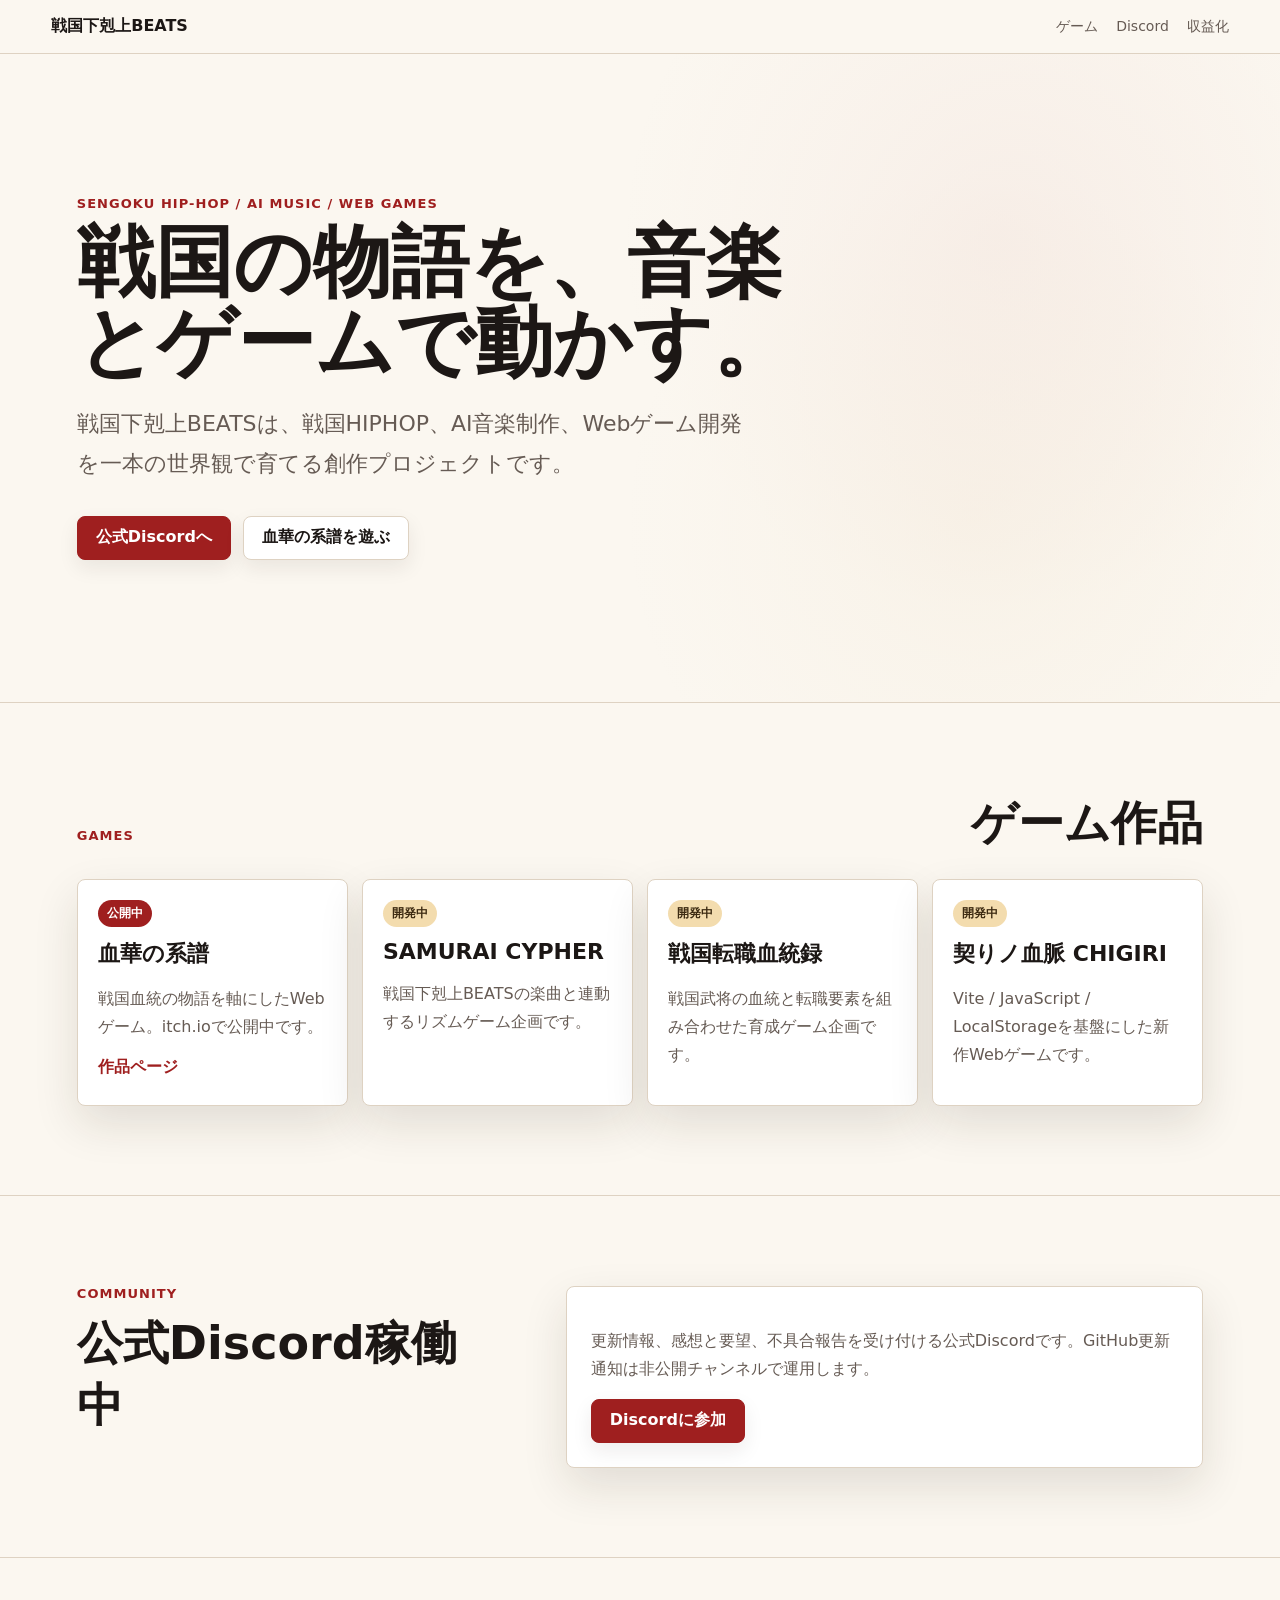
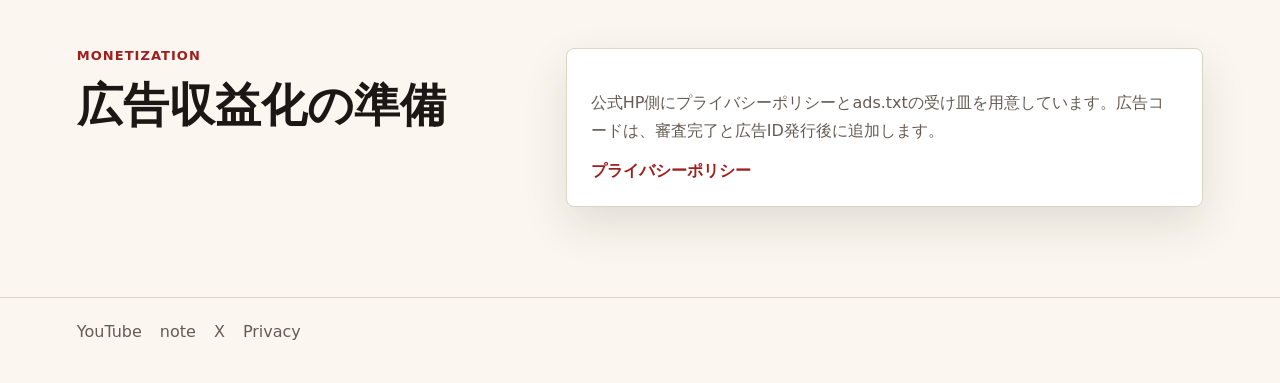
<file: index.html>
<!doctype html>
<html lang="ja">
<head>
  <meta charset="utf-8">
  <meta name="viewport" content="width=device-width, initial-scale=1">
  <meta name="description" content="戦国下剋上BEATS公式HP。戦国HIPHOP、AI音楽、Webゲームの作品情報と公式リンクをまとめています。">
  <title>戦国下剋上BEATS 公式HP</title>
  <link rel="stylesheet" href="styles.css">
</head>
<body>
  <header class="site-header">
    <a class="brand" href="./">戦国下剋上BEATS</a>
    <nav class="nav" aria-label="公式リンク">
      <a href="#games">ゲーム</a>
      <a href="#community">Discord</a>
      <a href="#monetize">収益化</a>
    </nav>
  </header>

  <main>
    <section class="hero">
      <div class="hero-copy">
        <p class="eyebrow">Sengoku Hip-Hop / AI Music / Web Games</p>
        <h1>戦国の物語を、音楽とゲームで動かす。</h1>
        <p class="lead">戦国下剋上BEATSは、戦国HIPHOP、AI音楽制作、Webゲーム開発を一本の世界観で育てる創作プロジェクトです。</p>
        <div class="actions">
          <a class="button primary" href="https://discord.gg/v37VSgrVHC">公式Discordへ</a>
          <a class="button" href="https://sengokugekokujobeats.itch.io/kekkanokeifu">血華の系譜を遊ぶ</a>
        </div>
      </div>
    </section>

    <section class="section" id="games">
      <div class="section-heading">
        <p class="eyebrow">Games</p>
        <h2>ゲーム作品</h2>
      </div>
      <div class="game-grid">
        <article class="card">
          <span class="status live">公開中</span>
          <h3>血華の系譜</h3>
          <p>戦国血統の物語を軸にしたWebゲーム。itch.ioで公開中です。</p>
          <a href="https://sengokugekokujobeats.itch.io/kekkanokeifu">作品ページ</a>
        </article>
        <article class="card">
          <span class="status dev">開発中</span>
          <h3>SAMURAI CYPHER</h3>
          <p>戦国下剋上BEATSの楽曲と連動するリズムゲーム企画です。</p>
        </article>
        <article class="card">
          <span class="status dev">開発中</span>
          <h3>戦国転職血統録</h3>
          <p>戦国武将の血統と転職要素を組み合わせた育成ゲーム企画です。</p>
        </article>
        <article class="card">
          <span class="status dev">開発中</span>
          <h3>契りノ血脈 CHIGIRI</h3>
          <p>Vite / JavaScript / LocalStorageを基盤にした新作Webゲームです。</p>
        </article>
      </div>
    </section>

    <section class="section split" id="community">
      <div>
        <p class="eyebrow">Community</p>
        <h2>公式Discord稼働中</h2>
      </div>
      <div class="panel">
        <p>更新情報、感想と要望、不具合報告を受け付ける公式Discordです。GitHub更新通知は非公開チャンネルで運用します。</p>
        <a class="button primary" href="https://discord.gg/v37VSgrVHC">Discordに参加</a>
      </div>
    </section>

    <section class="section split" id="monetize">
      <div>
        <p class="eyebrow">Monetization</p>
        <h2>広告収益化の準備</h2>
      </div>
      <div class="panel">
        <p>公式HP側にプライバシーポリシーとads.txtの受け皿を用意しています。広告コードは、審査完了と広告ID発行後に追加します。</p>
        <a href="privacy.html">プライバシーポリシー</a>
      </div>
    </section>
  </main>

  <footer class="footer">
    <a href="https://www.youtube.com/@戦国下剋上BEATS">YouTube</a>
    <a href="https://note.com/shirokurochannel">note</a>
    <a href="https://x.com/sirokuro_selbin">X</a>
    <a href="privacy.html">Privacy</a>
  </footer>
</body>
</html>
</file>
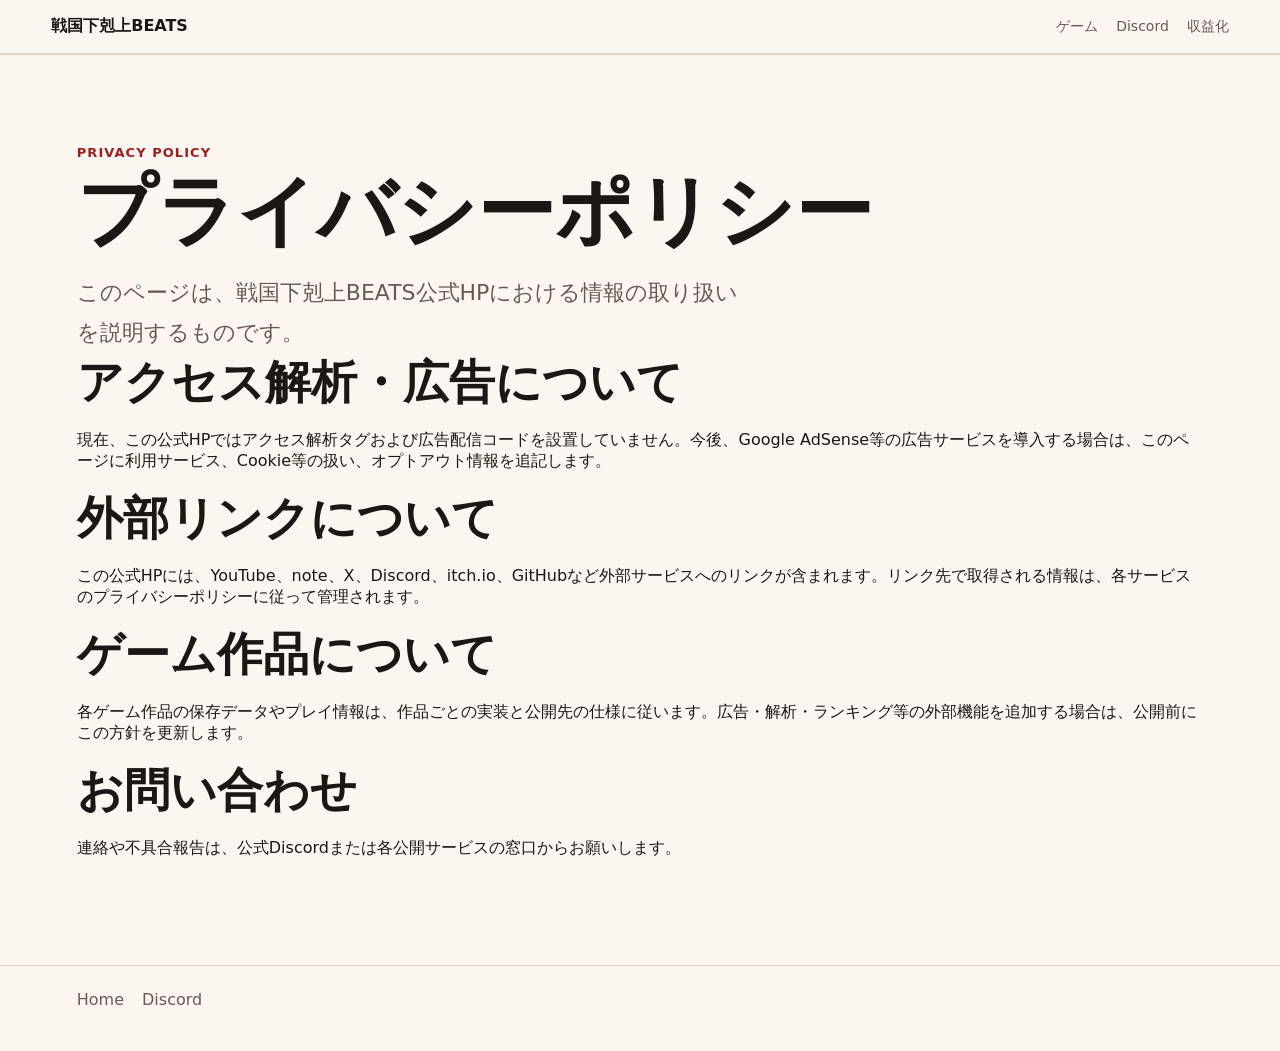
<file: privacy.html>
<!doctype html>
<html lang="ja">
<head>
  <meta charset="utf-8">
  <meta name="viewport" content="width=device-width, initial-scale=1">
  <meta name="description" content="戦国下剋上BEATS公式HPのプライバシーポリシーです。">
  <title>プライバシーポリシー | 戦国下剋上BEATS</title>
  <link rel="stylesheet" href="styles.css">
</head>
<body>
  <header class="site-header">
    <a class="brand" href="./">戦国下剋上BEATS</a>
    <nav class="nav" aria-label="公式リンク">
      <a href="./#games">ゲーム</a>
      <a href="./#community">Discord</a>
      <a href="./#monetize">収益化</a>
    </nav>
  </header>

  <main class="section policy">
    <p class="eyebrow">Privacy Policy</p>
    <h1>プライバシーポリシー</h1>
    <p class="lead">このページは、戦国下剋上BEATS公式HPにおける情報の取り扱いを説明するものです。</p>

    <section class="policy-block">
      <h2>アクセス解析・広告について</h2>
      <p>現在、この公式HPではアクセス解析タグおよび広告配信コードを設置していません。今後、Google AdSense等の広告サービスを導入する場合は、このページに利用サービス、Cookie等の扱い、オプトアウト情報を追記します。</p>
    </section>

    <section class="policy-block">
      <h2>外部リンクについて</h2>
      <p>この公式HPには、YouTube、note、X、Discord、itch.io、GitHubなど外部サービスへのリンクが含まれます。リンク先で取得される情報は、各サービスのプライバシーポリシーに従って管理されます。</p>
    </section>

    <section class="policy-block">
      <h2>ゲーム作品について</h2>
      <p>各ゲーム作品の保存データやプレイ情報は、作品ごとの実装と公開先の仕様に従います。広告・解析・ランキング等の外部機能を追加する場合は、公開前にこの方針を更新します。</p>
    </section>

    <section class="policy-block">
      <h2>お問い合わせ</h2>
      <p>連絡や不具合報告は、公式Discordまたは各公開サービスの窓口からお願いします。</p>
    </section>
  </main>

  <footer class="footer">
    <a href="./">Home</a>
    <a href="https://discord.gg/v37VSgrVHC">Discord</a>
  </footer>
</body>
</html>
</file>
<file: styles.css>
:root {
  color-scheme: light;
  --ink: #1c1715;
  --muted: #665b54;
  --paper: #fbf7f0;
  --panel: #ffffff;
  --line: #ded2c2;
  --red: #9f1f1f;
  --gold: #b9852f;
  --shadow: 0 18px 45px rgba(44, 30, 20, 0.12);
}

* {
  box-sizing: border-box;
}

body {
  margin: 0;
  font-family: system-ui, -apple-system, BlinkMacSystemFont, "Segoe UI", sans-serif;
  color: var(--ink);
  background: var(--paper);
}

a {
  color: inherit;
  text-decoration: none;
}

a:hover {
  text-decoration: underline;
}

.site-header {
  position: sticky;
  top: 0;
  z-index: 10;
  display: flex;
  align-items: center;
  justify-content: space-between;
  gap: 16px;
  padding: 16px clamp(18px, 4vw, 54px);
  background: rgba(251, 247, 240, 0.92);
  border-bottom: 1px solid var(--line);
  backdrop-filter: blur(12px);
}

.brand {
  font-weight: 800;
  letter-spacing: 0;
}

.nav {
  display: flex;
  gap: 18px;
  font-size: 14px;
  color: var(--muted);
}

.hero {
  min-height: 72vh;
  display: grid;
  align-items: center;
  padding: clamp(54px, 9vw, 110px) clamp(20px, 6vw, 88px);
  background:
    linear-gradient(90deg, rgba(251, 247, 240, 0.95), rgba(251, 247, 240, 0.72)),
    radial-gradient(circle at 78% 28%, rgba(159, 31, 31, 0.18), transparent 34%),
    radial-gradient(circle at 76% 72%, rgba(185, 133, 47, 0.2), transparent 32%);
}

.hero-copy {
  max-width: 760px;
}

.eyebrow {
  margin: 0 0 12px;
  color: var(--red);
  font-size: 13px;
  font-weight: 800;
  letter-spacing: 0.08em;
  text-transform: uppercase;
}

h1,
h2,
h3,
p {
  overflow-wrap: anywhere;
}

h1 {
  margin: 0;
  font-size: clamp(38px, 7vw, 78px);
  line-height: 1.02;
  letter-spacing: 0;
}

h2 {
  margin: 0;
  font-size: clamp(28px, 4vw, 46px);
  letter-spacing: 0;
}

h3 {
  margin: 12px 0 10px;
  font-size: 22px;
}

.lead {
  max-width: 680px;
  margin: 22px 0 0;
  color: var(--muted);
  font-size: clamp(17px, 2.3vw, 22px);
  line-height: 1.8;
}

.actions {
  display: flex;
  flex-wrap: wrap;
  gap: 12px;
  margin-top: 32px;
}

.button {
  display: inline-flex;
  align-items: center;
  justify-content: center;
  min-height: 44px;
  padding: 0 18px;
  border: 1px solid var(--line);
  border-radius: 8px;
  background: var(--panel);
  font-weight: 700;
  box-shadow: 0 8px 20px rgba(44, 30, 20, 0.08);
}

.button.primary {
  border-color: var(--red);
  color: #fff;
  background: var(--red);
}

.section {
  padding: clamp(52px, 7vw, 92px) clamp(20px, 6vw, 88px);
  border-top: 1px solid var(--line);
}

.section-heading {
  display: flex;
  align-items: end;
  justify-content: space-between;
  gap: 24px;
  margin-bottom: 24px;
}

.game-grid {
  display: grid;
  grid-template-columns: repeat(4, minmax(0, 1fr));
  gap: 14px;
}

.card,
.panel {
  border: 1px solid var(--line);
  border-radius: 8px;
  background: var(--panel);
  box-shadow: var(--shadow);
}

.card {
  min-height: 220px;
  padding: 20px;
}

.card p,
.panel p {
  color: var(--muted);
  line-height: 1.75;
}

.card a,
.panel a:not(.button) {
  color: var(--red);
  font-weight: 700;
}

.status {
  display: inline-flex;
  padding: 5px 9px;
  border-radius: 999px;
  font-size: 12px;
  font-weight: 800;
}

.status.live {
  color: #fff;
  background: var(--red);
}

.status.dev {
  color: #3d2b12;
  background: #f3dcae;
}

.split {
  display: grid;
  grid-template-columns: minmax(0, 0.8fr) minmax(280px, 1.2fr);
  gap: clamp(22px, 5vw, 64px);
  align-items: start;
}

.panel {
  padding: 24px;
}

.footer {
  display: flex;
  flex-wrap: wrap;
  gap: 18px;
  padding: 24px clamp(20px, 6vw, 88px) 42px;
  color: var(--muted);
  border-top: 1px solid var(--line);
}

@media (max-width: 920px) {
  .game-grid,
  .split {
    grid-template-columns: 1fr;
  }

  .site-header {
    align-items: flex-start;
    flex-direction: column;
  }
}

@media (max-width: 560px) {
  .nav {
    width: 100%;
    justify-content: space-between;
  }

  .hero {
    min-height: auto;
  }

  h1 {
    font-size: 40px;
  }
}
</file>
